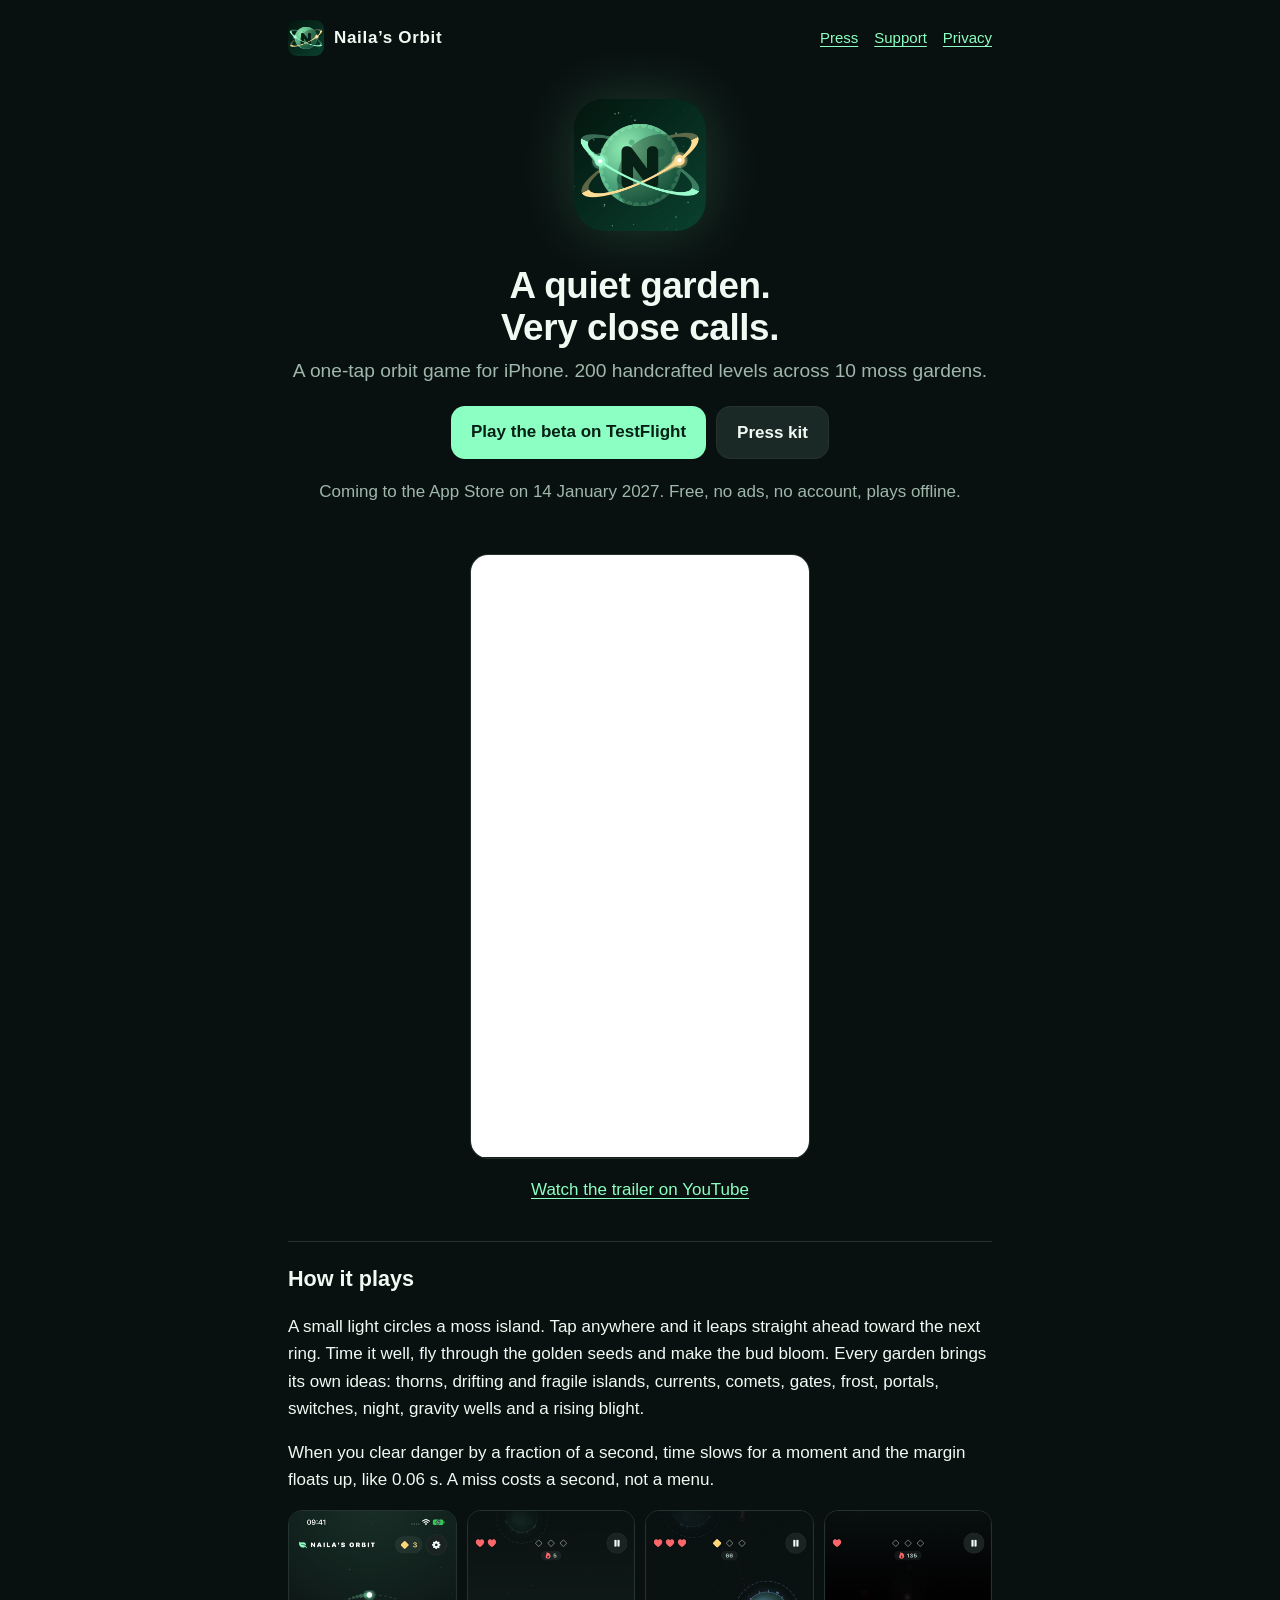
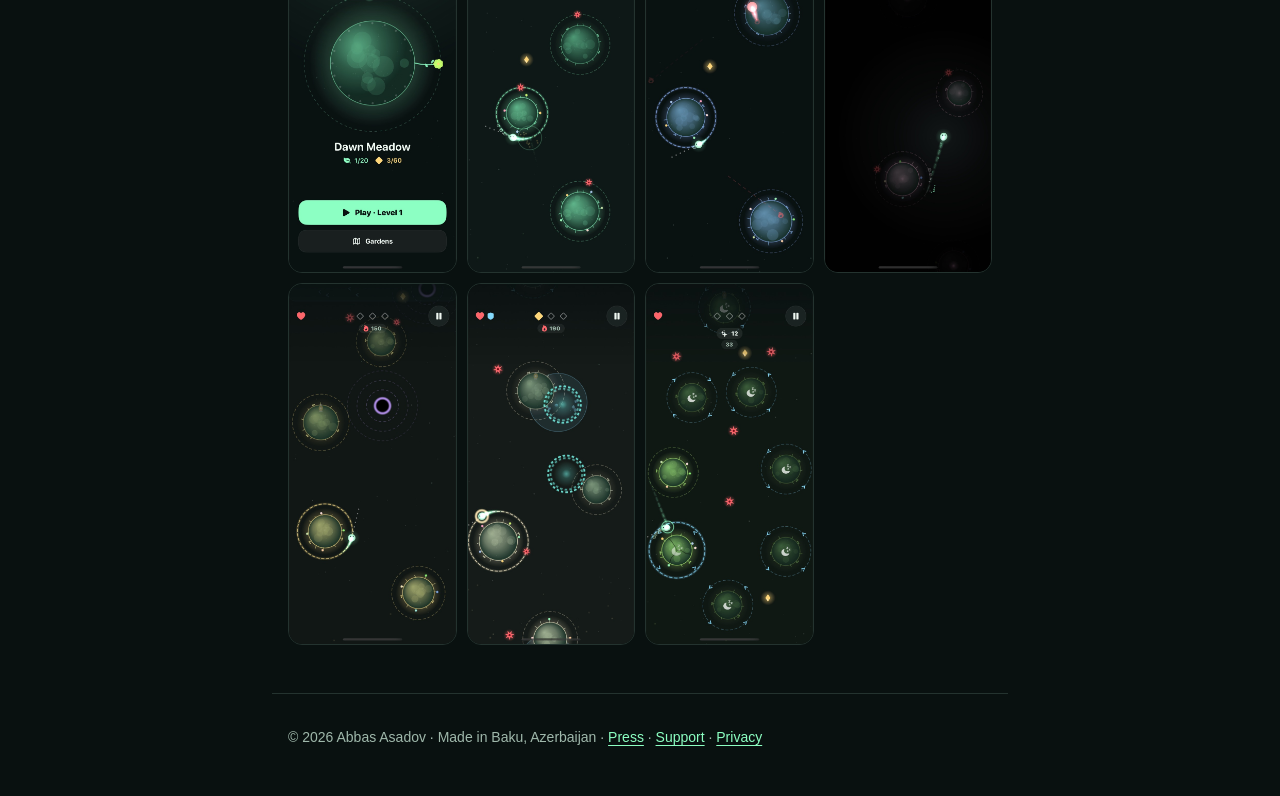
<file: index.html>
<!doctype html>
<html lang="en">
<head>
<meta charset="utf-8">
<meta name="viewport" content="width=device-width, initial-scale=1">
<title>Naila’s Orbit</title>
<meta name="description" content="A one-tap orbit game for iPhone: 200 handcrafted levels across 10 moss gardens. No ads, no account, plays offline.">
<meta property="og:title" content="Naila’s Orbit">
<meta property="og:description" content="A quiet garden. Very close calls. 200 handcrafted one-tap levels for iPhone.">
<meta property="og:image" content="icon.png">
<link rel="icon" href="icon.png">
<link rel="stylesheet" href="style.css">
</head>
<body>
<header class="site"><a class="brand" href="./"><img src="icon.png" alt="">Naila’s Orbit</a>
<nav><a href="press.html">Press</a><a href="support.html">Support</a><a href="privacy.html">Privacy</a></nav></header>
<main>
<section class="hero">
<img class="icon" src="icon.png" alt="Naila’s Orbit app icon: a moss planet with two golden and mint orbits">
<h1>A quiet garden.<br>Very close calls.</h1>
<p class="lead">A one-tap orbit game for iPhone. 200 handcrafted levels across 10 moss gardens.</p>
<div class="buttons">
<a class="button" href="https://testflight.apple.com/join/GVx8bNuR">Play the beta on TestFlight</a>
<a class="button secondary" href="press.html">Press kit</a>
</div>
<p class="muted">Coming to the App Store on 14 January 2027. Free, no ads, no account, plays offline.</p>
</section>
<div class="video"><iframe src="https://www.youtube-nocookie.com/embed/TOhbzZduHJQ" title="Naila’s Orbit gameplay trailer" allow="encrypted-media; picture-in-picture; fullscreen" allowfullscreen></iframe></div>
<p class="muted" style="text-align:center"><a href="https://youtube.com/shorts/TOhbzZduHJQ">Watch the trailer on YouTube</a></p>
<h2>How it plays</h2>
<p>A small light circles a moss island. Tap anywhere and it leaps straight ahead toward the next ring. Time it well, fly through the golden seeds and make the bud bloom. Every garden brings its own ideas: thorns, drifting and fragile islands, currents, comets, gates, frost, portals, switches, night, gravity wells and a rising blight.</p>
<p>When you clear danger by a fraction of a second, time slows for a moment and the margin floats up, like 0.06 s. A miss costs a second, not a menu.</p>
<div class="shots">
<a href="shot-0.jpg"><img src="shot-0.jpg" alt="Home: the moss planet of Dawn Meadow" loading="lazy"></a>
<a href="shot-1.jpg"><img src="shot-1.jpg" alt="Dawn Meadow: thorns and seeds of light" loading="lazy"></a>
<a href="shot-2.jpg"><img src="shot-2.jpg" alt="Storm Garden: comets" loading="lazy"></a>
<a href="shot-3.jpg"><img src="shot-3.jpg" alt="Night Bloom: only the light around you" loading="lazy"></a>
<a href="shot-4.jpg"><img src="shot-4.jpg" alt="Gravity Grove: wells pull your flight" loading="lazy"></a>
<a href="shot-5.jpg"><img src="shot-5.jpg" alt="Celestial Nexus: everything at once" loading="lazy"></a>
<a href="shot-6.jpg"><img src="shot-6.jpg" alt="Root Bridges" loading="lazy"></a>
</div>
</main>
<footer class="site">© 2026 Abbas Asadov · Made in Baku, Azerbaijan · <a href="press.html">Press</a> · <a href="support.html">Support</a> · <a href="privacy.html">Privacy</a></footer>
</body>
</html>
</file>
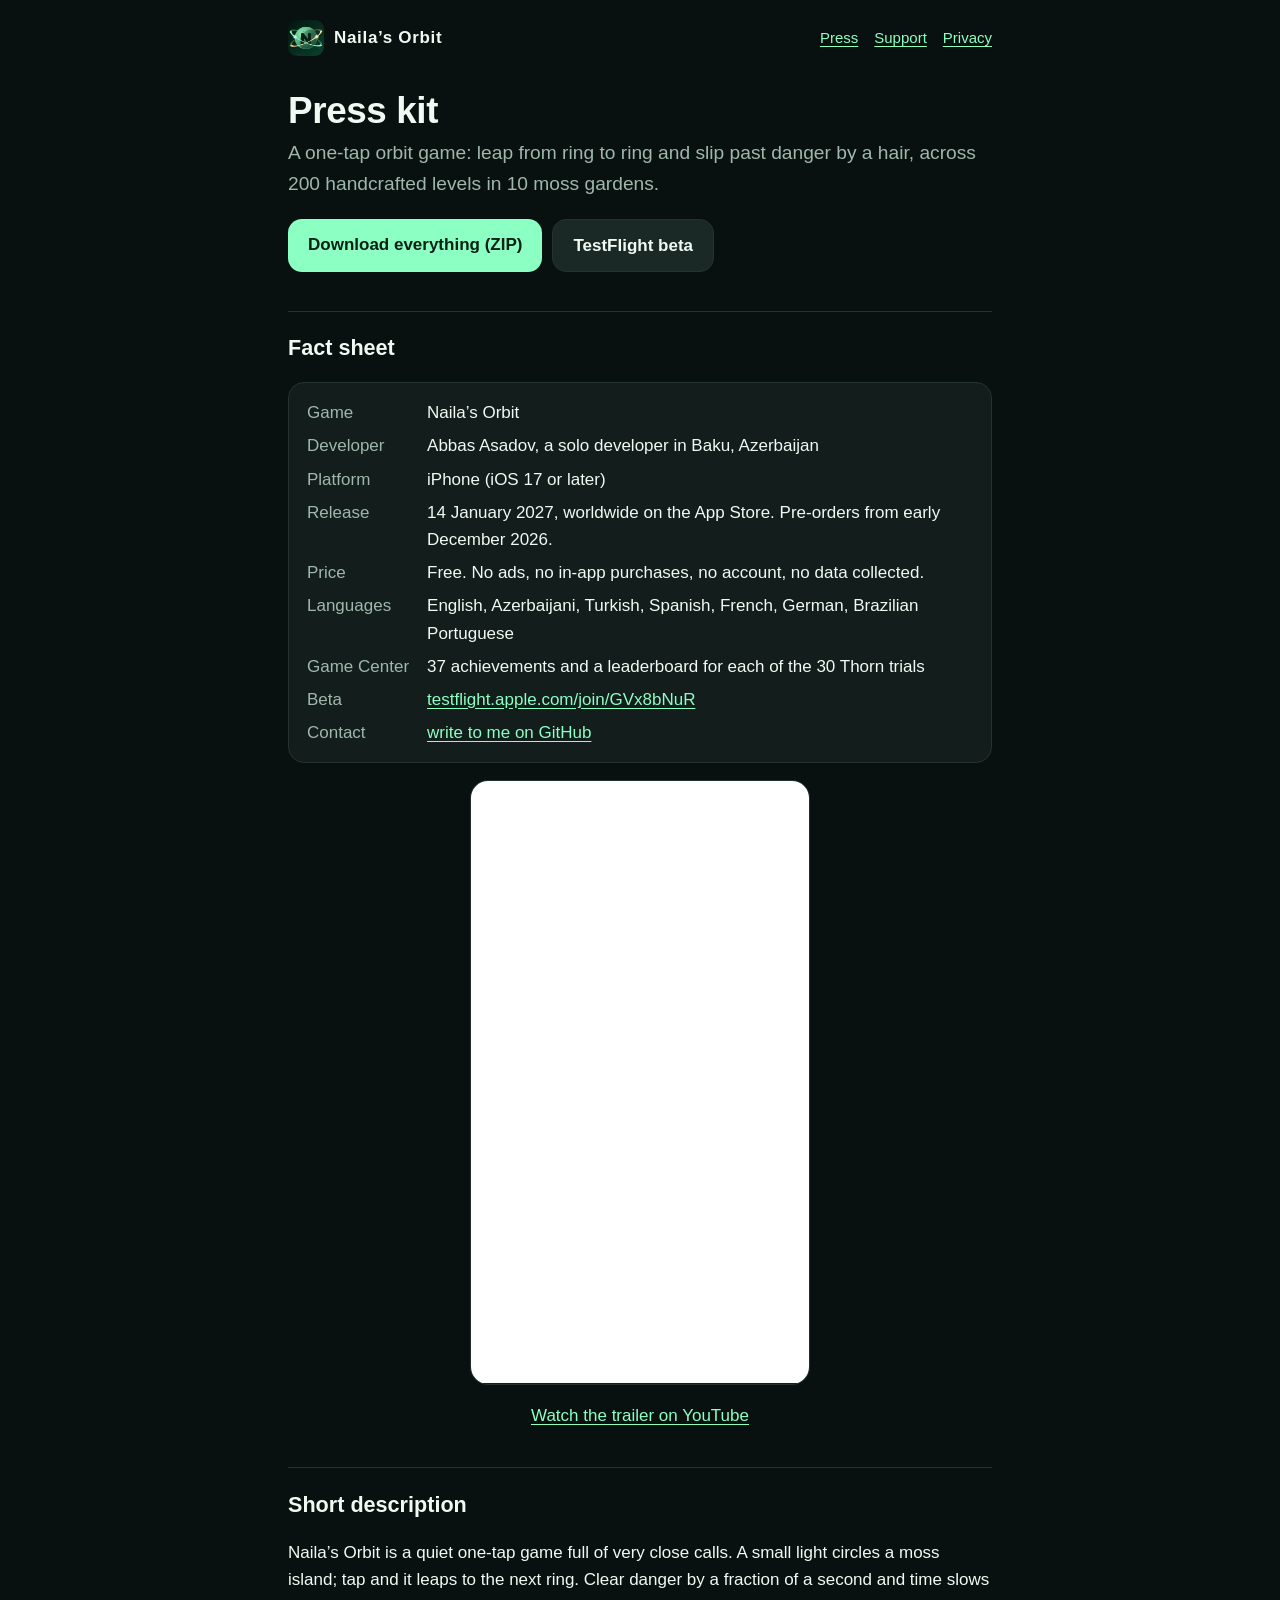
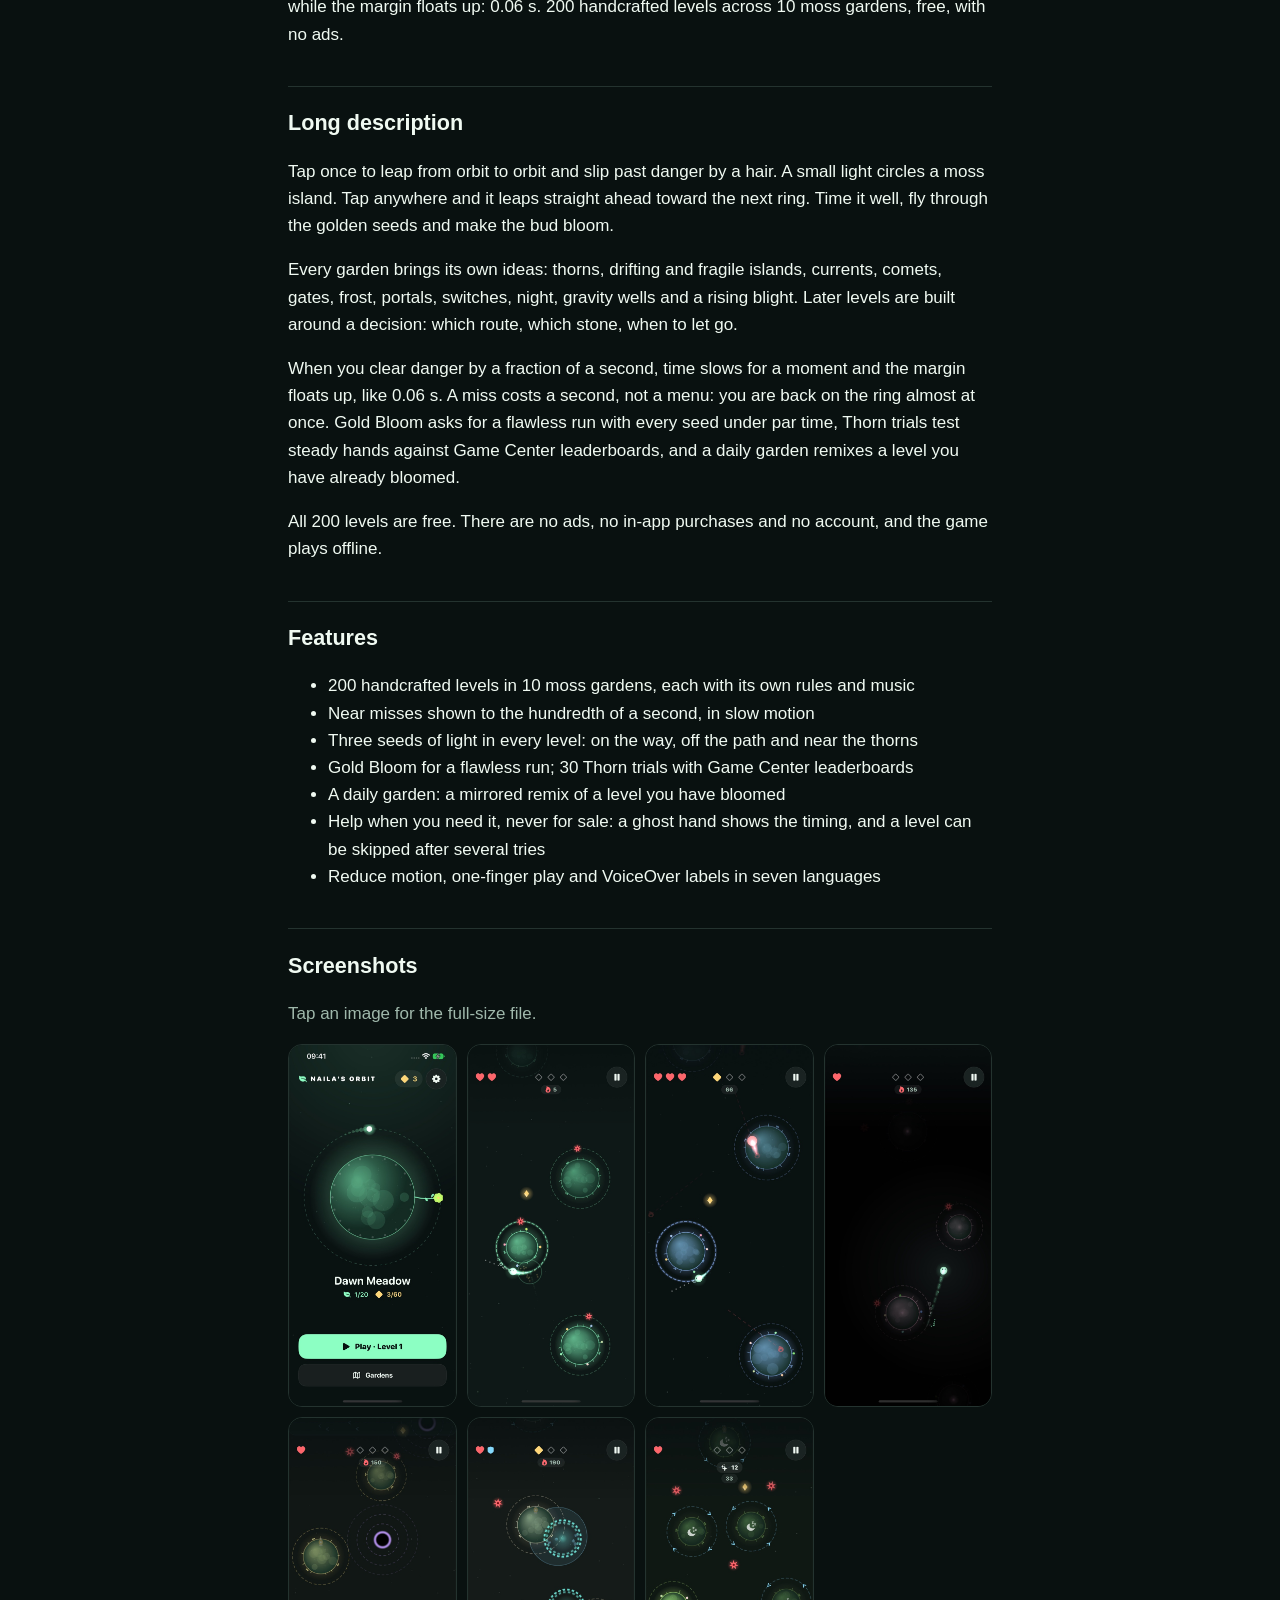
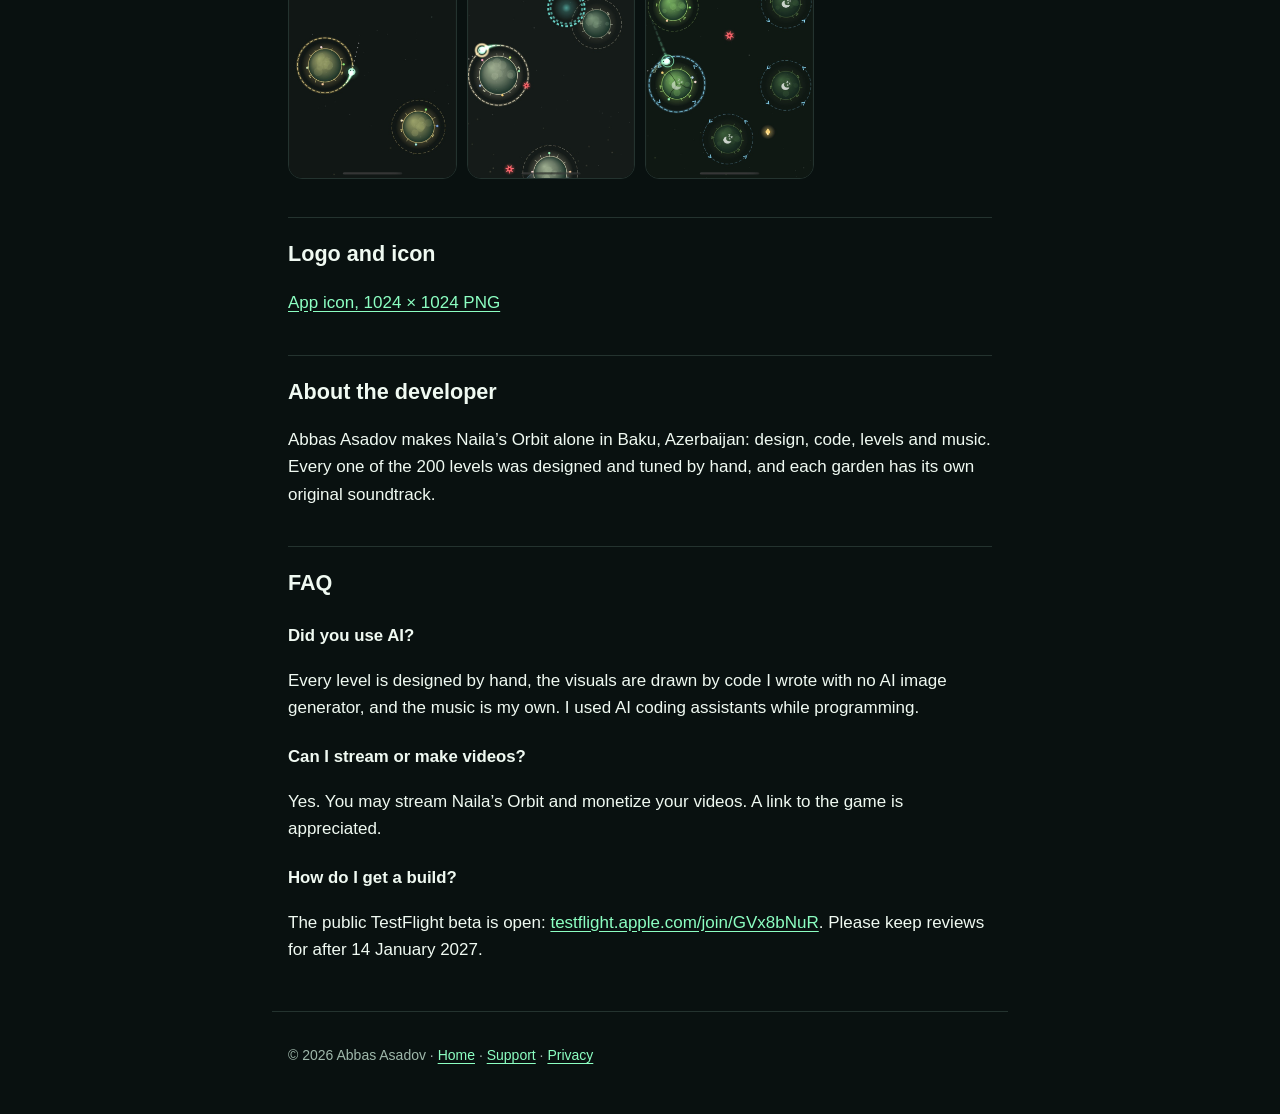
<file: press.html>
<!doctype html>
<html lang="en">
<head>
<meta charset="utf-8">
<meta name="viewport" content="width=device-width, initial-scale=1">
<title>Naila’s Orbit · Press kit</title>
<meta name="description" content="Press kit for Naila’s Orbit, a one-tap orbit game for iPhone by Abbas Asadov.">
<link rel="icon" href="icon.png">
<link rel="stylesheet" href="style.css">
</head>
<body>
<header class="site"><a class="brand" href="./"><img src="icon.png" alt="">Naila’s Orbit</a>
<nav><a href="press.html">Press</a><a href="support.html">Support</a><a href="privacy.html">Privacy</a></nav></header>
<main>
<h1>Press kit</h1>
<p class="lead">A one-tap orbit game: leap from ring to ring and slip past danger by a hair, across 200 handcrafted levels in 10 moss gardens.</p>
<div class="buttons" style="justify-content:flex-start">
<a class="button" href="naila-orbit-presskit.zip">Download everything (ZIP)</a>
<a class="button secondary" href="https://testflight.apple.com/join/GVx8bNuR">TestFlight beta</a>
</div>

<h2>Fact sheet</h2>
<dl class="facts">
<dt>Game</dt><dd>Naila’s Orbit</dd>
<dt>Developer</dt><dd>Abbas Asadov, a solo developer in Baku, Azerbaijan</dd>
<dt>Platform</dt><dd>iPhone (iOS 17 or later)</dd>
<dt>Release</dt><dd>14 January 2027, worldwide on the App Store. Pre-orders from early December 2026.</dd>
<dt>Price</dt><dd>Free. No ads, no in-app purchases, no account, no data collected.</dd>
<dt>Languages</dt><dd>English, Azerbaijani, Turkish, Spanish, French, German, Brazilian Portuguese</dd>
<dt>Game Center</dt><dd>37 achievements and a leaderboard for each of the 30 Thorn trials</dd>
<dt>Beta</dt><dd><a href="https://testflight.apple.com/join/GVx8bNuR">testflight.apple.com/join/GVx8bNuR</a></dd>
<dt>Contact</dt><dd><a href="https://github.com/abbasasadov1-coder/nailasorbit/issues">write to me on GitHub</a></dd>
</dl>

<div class="video"><iframe src="https://www.youtube-nocookie.com/embed/TOhbzZduHJQ" title="Naila’s Orbit gameplay trailer" allow="encrypted-media; picture-in-picture; fullscreen" allowfullscreen></iframe></div>
<p class="muted" style="text-align:center"><a href="https://youtube.com/shorts/TOhbzZduHJQ">Watch the trailer on YouTube</a></p>

<h2>Short description</h2>
<p>Naila’s Orbit is a quiet one-tap game full of very close calls. A small light circles a moss island; tap and it leaps to the next ring. Clear danger by a fraction of a second and time slows while the margin floats up: 0.06 s. 200 handcrafted levels across 10 moss gardens, free, with no ads.</p>

<h2>Long description</h2>
<p>Tap once to leap from orbit to orbit and slip past danger by a hair. A small light circles a moss island. Tap anywhere and it leaps straight ahead toward the next ring. Time it well, fly through the golden seeds and make the bud bloom.</p>
<p>Every garden brings its own ideas: thorns, drifting and fragile islands, currents, comets, gates, frost, portals, switches, night, gravity wells and a rising blight. Later levels are built around a decision: which route, which stone, when to let go.</p>
<p>When you clear danger by a fraction of a second, time slows for a moment and the margin floats up, like 0.06 s. A miss costs a second, not a menu: you are back on the ring almost at once. Gold Bloom asks for a flawless run with every seed under par time, Thorn trials test steady hands against Game Center leaderboards, and a daily garden remixes a level you have already bloomed.</p>
<p>All 200 levels are free. There are no ads, no in-app purchases and no account, and the game plays offline.</p>

<h2>Features</h2>
<ul>
<li>200 handcrafted levels in 10 moss gardens, each with its own rules and music</li>
<li>Near misses shown to the hundredth of a second, in slow motion</li>
<li>Three seeds of light in every level: on the way, off the path and near the thorns</li>
<li>Gold Bloom for a flawless run; 30 Thorn trials with Game Center leaderboards</li>
<li>A daily garden: a mirrored remix of a level you have bloomed</li>
<li>Help when you need it, never for sale: a ghost hand shows the timing, and a level can be skipped after several tries</li>
<li>Reduce motion, one-finger play and VoiceOver labels in seven languages</li>
</ul>

<h2>Screenshots</h2>
<p class="muted">Tap an image for the full-size file.</p>
<div class="shots">
<a href="shot-0.jpg"><img src="shot-0.jpg" alt="Home: the moss planet of Dawn Meadow" loading="lazy"></a>
<a href="shot-1.jpg"><img src="shot-1.jpg" alt="Dawn Meadow: thorns and seeds of light" loading="lazy"></a>
<a href="shot-2.jpg"><img src="shot-2.jpg" alt="Storm Garden: comets" loading="lazy"></a>
<a href="shot-3.jpg"><img src="shot-3.jpg" alt="Night Bloom: only the light around you" loading="lazy"></a>
<a href="shot-4.jpg"><img src="shot-4.jpg" alt="Gravity Grove: wells pull your flight" loading="lazy"></a>
<a href="shot-5.jpg"><img src="shot-5.jpg" alt="Celestial Nexus: everything at once" loading="lazy"></a>
<a href="shot-6.jpg"><img src="shot-6.jpg" alt="Root Bridges" loading="lazy"></a>
</div>

<h2>Logo and icon</h2>
<p><a href="icon.png">App icon, 1024 × 1024 PNG</a></p>

<h2>About the developer</h2>
<p>Abbas Asadov makes Naila’s Orbit alone in Baku, Azerbaijan: design, code, levels and music. Every one of the 200 levels was designed and tuned by hand, and each garden has its own original soundtrack.</p>

<h2>FAQ</h2>
<h3>Did you use AI?</h3>
<p>Every level is designed by hand, the visuals are drawn by code I wrote with no AI image generator, and the music is my own. I used AI coding assistants while programming.</p>
<h3>Can I stream or make videos?</h3>
<p>Yes. You may stream Naila’s Orbit and monetize your videos. A link to the game is appreciated.</p>
<h3>How do I get a build?</h3>
<p>The public TestFlight beta is open: <a href="https://testflight.apple.com/join/GVx8bNuR">testflight.apple.com/join/GVx8bNuR</a>. Please keep reviews for after 14 January 2027.</p>
</main>
<footer class="site">© 2026 Abbas Asadov · <a href="./">Home</a> · <a href="support.html">Support</a> · <a href="privacy.html">Privacy</a></footer>
</body>
</html>
</file>
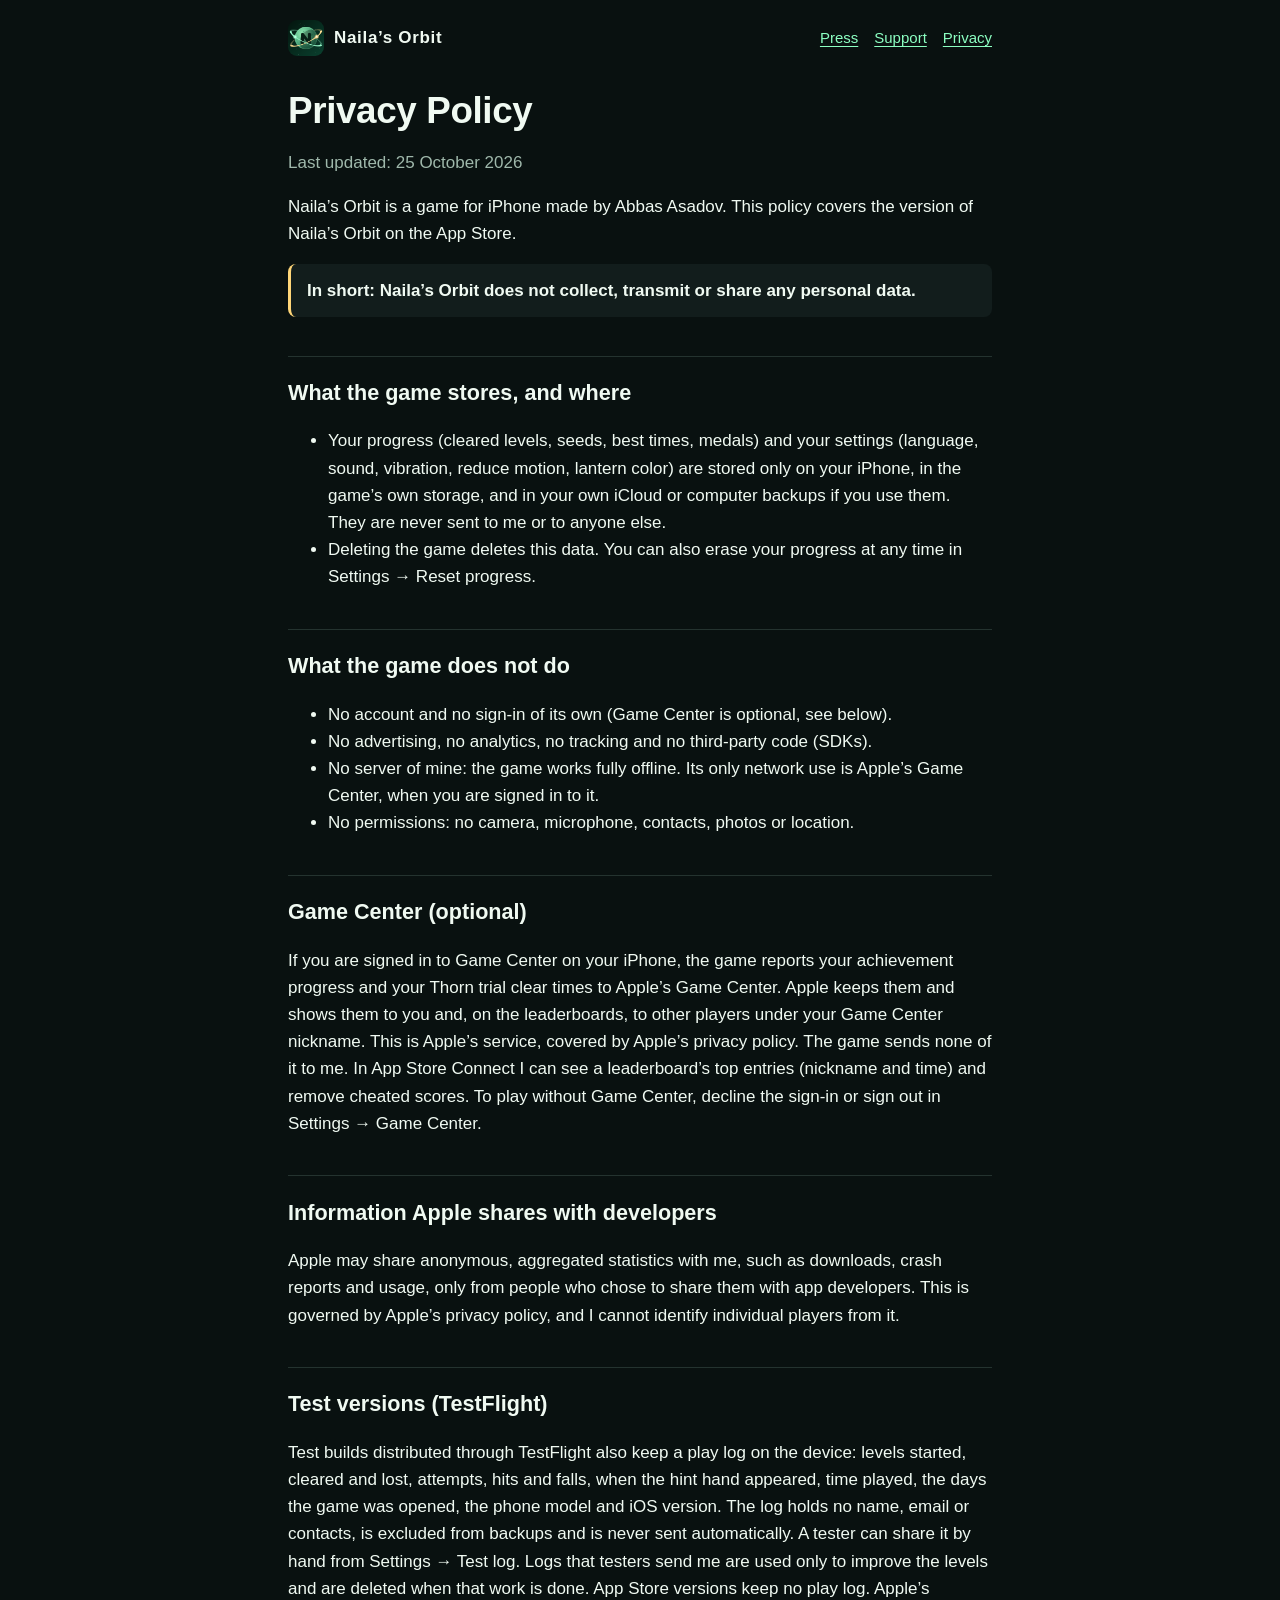
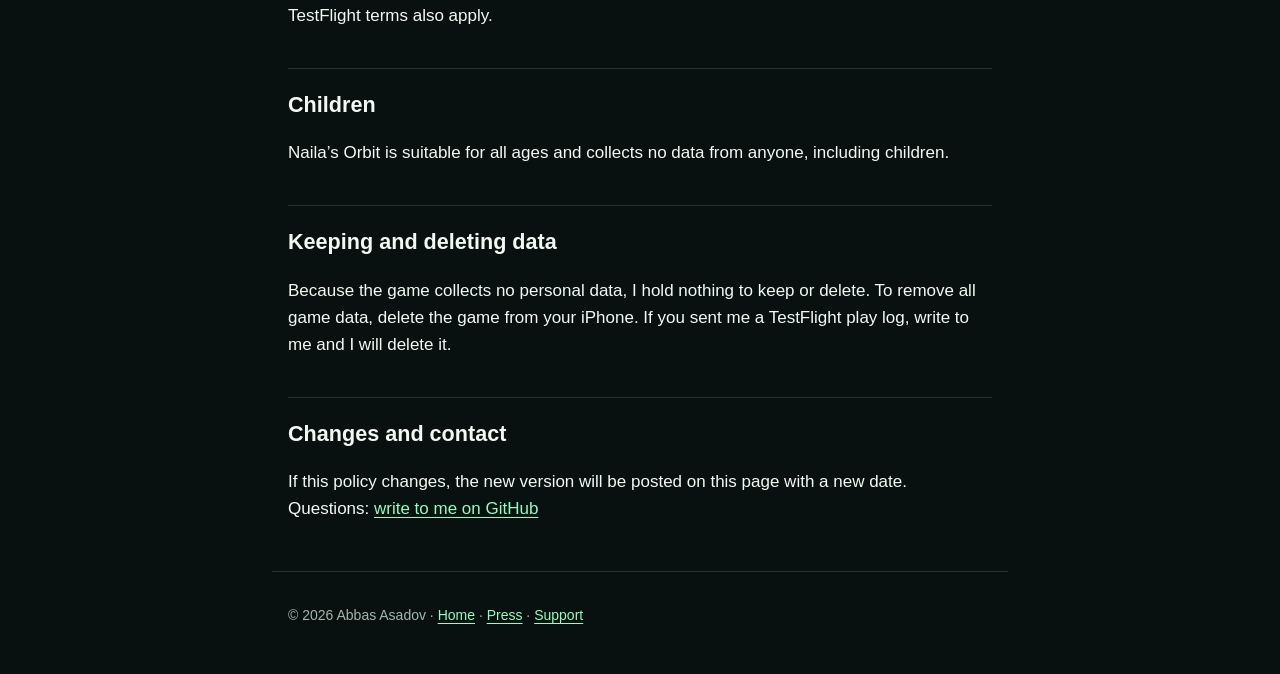
<file: privacy.html>
<!doctype html>
<html lang="en">
<head>
<meta charset="utf-8">
<meta name="viewport" content="width=device-width, initial-scale=1">
<title>Naila’s Orbit · Privacy Policy</title>
<link rel="icon" href="icon.png">
<link rel="stylesheet" href="style.css">
</head>
<body>
<header class="site"><a class="brand" href="./"><img src="icon.png" alt="">Naila’s Orbit</a>
<nav><a href="press.html">Press</a><a href="support.html">Support</a><a href="privacy.html">Privacy</a></nav></header>
<main>
<h1>Privacy Policy</h1>
<p class="muted">Last updated: 25 October 2026</p>
<p>Naila’s Orbit is a game for iPhone made by Abbas Asadov. This policy covers the version of Naila’s Orbit on the App Store.</p>
<blockquote><strong>In short: Naila’s Orbit does not collect, transmit or share any personal data.</strong></blockquote>

<h2>What the game stores, and where</h2>
<ul>
<li>Your progress (cleared levels, seeds, best times, medals) and your settings (language, sound, vibration, reduce motion, lantern color) are stored only on your iPhone, in the game’s own storage, and in your own iCloud or computer backups if you use them. They are never sent to me or to anyone else.</li>
<li>Deleting the game deletes this data. You can also erase your progress at any time in Settings → Reset progress.</li>
</ul>

<h2>What the game does not do</h2>
<ul>
<li>No account and no sign-in of its own (Game Center is optional, see below).</li>
<li>No advertising, no analytics, no tracking and no third-party code (SDKs).</li>
<li>No server of mine: the game works fully offline. Its only network use is Apple’s Game Center, when you are signed in to it.</li>
<li>No permissions: no camera, microphone, contacts, photos or location.</li>
</ul>

<h2>Game Center (optional)</h2>
<p>If you are signed in to Game Center on your iPhone, the game reports your achievement progress and your Thorn trial clear times to Apple’s Game Center. Apple keeps them and shows them to you and, on the leaderboards, to other players under your Game Center nickname. This is Apple’s service, covered by Apple’s privacy policy. The game sends none of it to me. In App Store Connect I can see a leaderboard’s top entries (nickname and time) and remove cheated scores. To play without Game Center, decline the sign-in or sign out in Settings → Game Center.</p>

<h2>Information Apple shares with developers</h2>
<p>Apple may share anonymous, aggregated statistics with me, such as downloads, crash reports and usage, only from people who chose to share them with app developers. This is governed by Apple’s privacy policy, and I cannot identify individual players from it.</p>

<h2>Test versions (TestFlight)</h2>
<p>Test builds distributed through TestFlight also keep a play log on the device: levels started, cleared and lost, attempts, hits and falls, when the hint hand appeared, time played, the days the game was opened, the phone model and iOS version. The log holds no name, email or contacts, is excluded from backups and is never sent automatically. A tester can share it by hand from Settings → Test log. Logs that testers send me are used only to improve the levels and are deleted when that work is done. App Store versions keep no play log. Apple’s TestFlight terms also apply.</p>

<h2>Children</h2>
<p>Naila’s Orbit is suitable for all ages and collects no data from anyone, including children.</p>

<h2>Keeping and deleting data</h2>
<p>Because the game collects no personal data, I hold nothing to keep or delete. To remove all game data, delete the game from your iPhone. If you sent me a TestFlight play log, write to me and I will delete it.</p>

<h2>Changes and contact</h2>
<p>If this policy changes, the new version will be posted on this page with a new date. Questions: <a href="https://github.com/abbasasadov1-coder/nailasorbit/issues">write to me on GitHub</a></p>
</main>
<footer class="site">© 2026 Abbas Asadov · <a href="./">Home</a> · <a href="press.html">Press</a> · <a href="support.html">Support</a></footer>
</body>
</html>
</file>
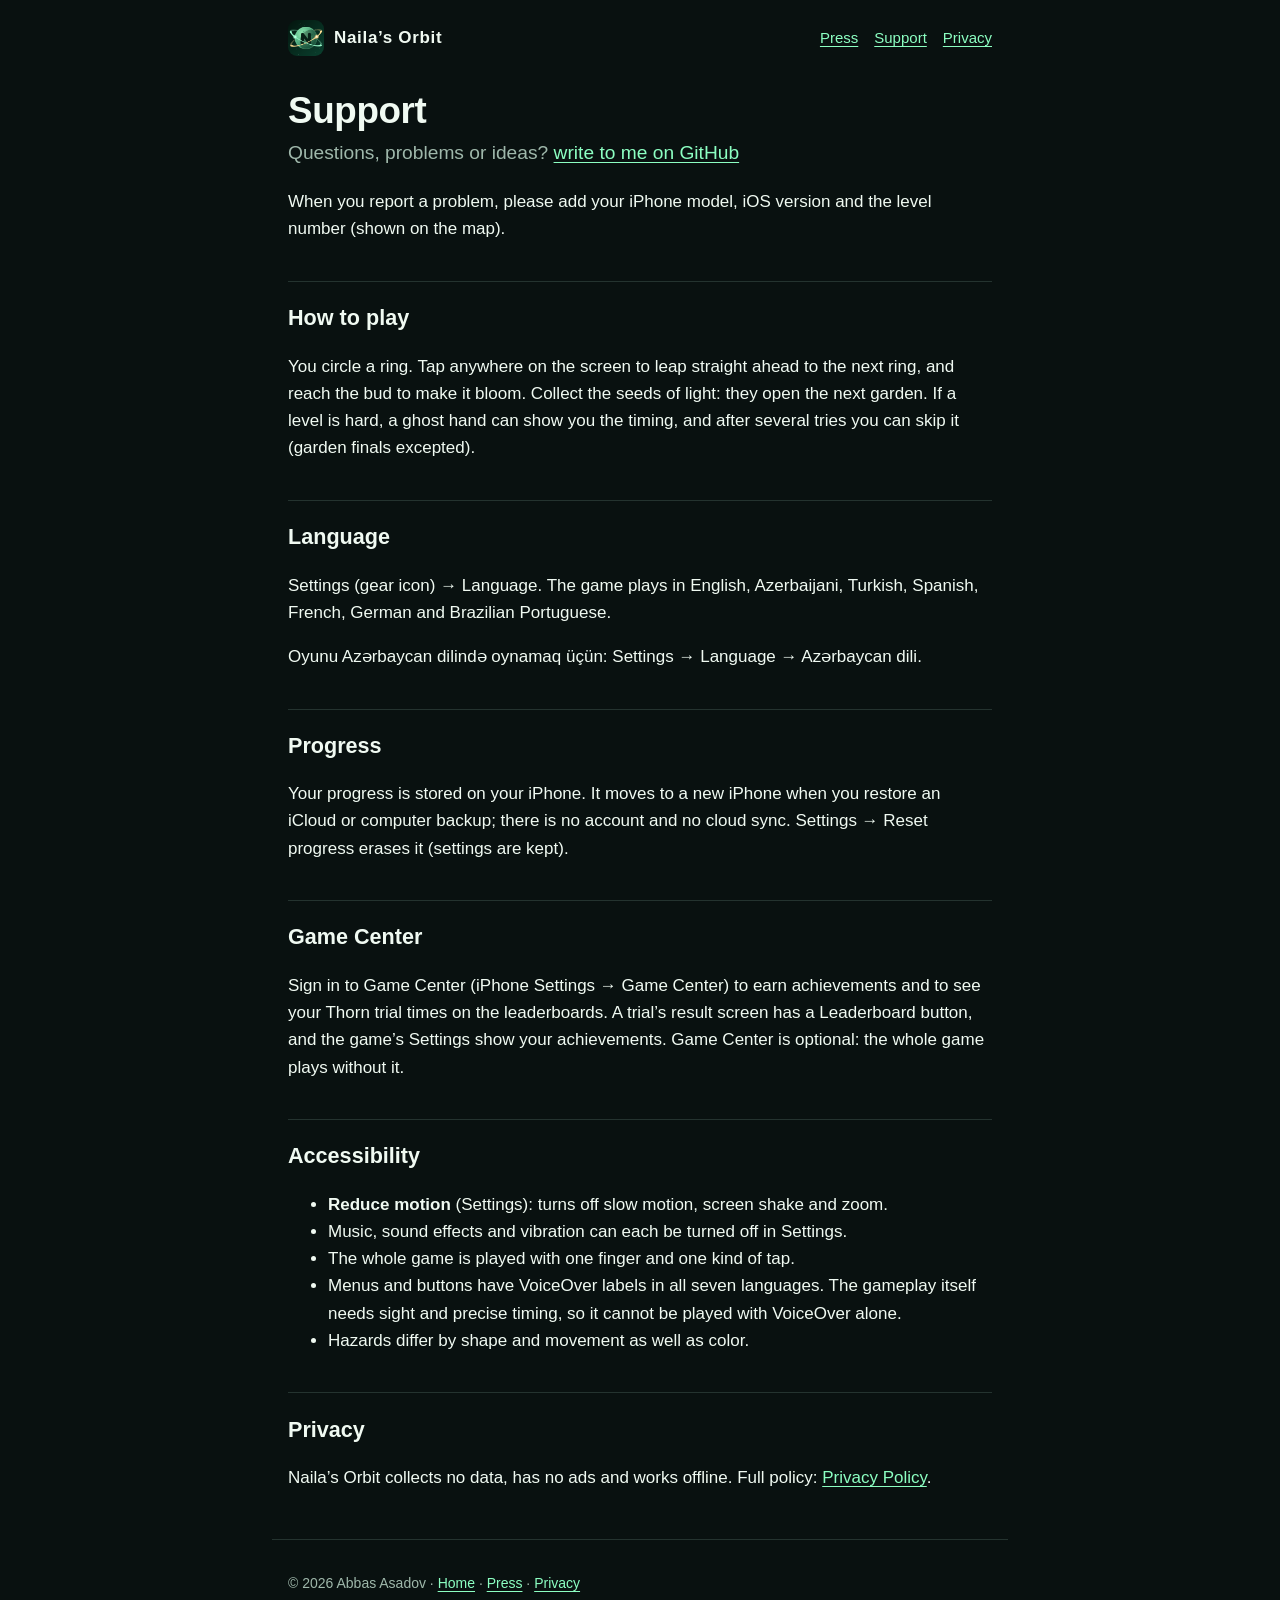
<file: support.html>
<!doctype html>
<html lang="en">
<head>
<meta charset="utf-8">
<meta name="viewport" content="width=device-width, initial-scale=1">
<title>Naila’s Orbit · Support</title>
<link rel="icon" href="icon.png">
<link rel="stylesheet" href="style.css">
</head>
<body>
<header class="site"><a class="brand" href="./"><img src="icon.png" alt="">Naila’s Orbit</a>
<nav><a href="press.html">Press</a><a href="support.html">Support</a><a href="privacy.html">Privacy</a></nav></header>
<main>
<h1>Support</h1>
<p class="lead">Questions, problems or ideas? <a href="https://github.com/abbasasadov1-coder/nailasorbit/issues">write to me on GitHub</a></p>
<p>When you report a problem, please add your iPhone model, iOS version and the level number (shown on the map).</p>

<h2>How to play</h2>
<p>You circle a ring. Tap anywhere on the screen to leap straight ahead to the next ring, and reach the bud to make it bloom. Collect the seeds of light: they open the next garden. If a level is hard, a ghost hand can show you the timing, and after several tries you can skip it (garden finals excepted).</p>

<h2>Language</h2>
<p>Settings (gear icon) → Language. The game plays in English, Azerbaijani, Turkish, Spanish, French, German and Brazilian Portuguese.</p>
<p lang="az">Oyunu Azərbaycan dilində oynamaq üçün: Settings → Language → Azərbaycan dili.</p>

<h2>Progress</h2>
<p>Your progress is stored on your iPhone. It moves to a new iPhone when you restore an iCloud or computer backup; there is no account and no cloud sync. Settings → Reset progress erases it (settings are kept).</p>

<h2>Game Center</h2>
<p>Sign in to Game Center (iPhone Settings → Game Center) to earn achievements and to see your Thorn trial times on the leaderboards. A trial’s result screen has a Leaderboard button, and the game’s Settings show your achievements. Game Center is optional: the whole game plays without it.</p>

<h2 id="accessibility">Accessibility</h2>
<ul>
<li><strong>Reduce motion</strong> (Settings): turns off slow motion, screen shake and zoom.</li>
<li>Music, sound effects and vibration can each be turned off in Settings.</li>
<li>The whole game is played with one finger and one kind of tap.</li>
<li>Menus and buttons have VoiceOver labels in all seven languages. The gameplay itself needs sight and precise timing, so it cannot be played with VoiceOver alone.</li>
<li>Hazards differ by shape and movement as well as color.</li>
</ul>

<h2>Privacy</h2>
<p>Naila’s Orbit collects no data, has no ads and works offline. Full policy: <a href="privacy.html">Privacy Policy</a>.</p>
</main>
<footer class="site">© 2026 Abbas Asadov · <a href="./">Home</a> · <a href="press.html">Press</a> · <a href="privacy.html">Privacy</a></footer>
</body>
</html>
</file>
<file: style.css>
:root {
  --bg: #091110; --surface: #121d1c; --surface-high: #1a2826; --text: #f0faf2; --muted: #9fb8ab;
  --mint: #8cffc2; --gold: #ffd678; --line: #24332f; --max: 46rem;
}
* { box-sizing: border-box; }
html { background: var(--bg); color-scheme: dark; }
body { margin: 0; background: var(--bg); color: var(--text); font: 17px/1.6 -apple-system, BlinkMacSystemFont, "SF Pro Text", "Segoe UI", Roboto, sans-serif; -webkit-text-size-adjust: 100%; }
main, header.site, footer.site { max-width: var(--max); margin: 0 auto; padding: 0 16px; }
header.site { display: flex; align-items: center; gap: 12px; padding-top: 20px; padding-bottom: 8px; }
header.site a.brand { display: flex; align-items: center; gap: 10px; color: var(--text); text-decoration: none; font-weight: 700; letter-spacing: .04em; }
header.site img { width: 36px; height: 36px; border-radius: 9px; }
header.site nav { margin-left: auto; display: flex; gap: 16px; font-size: 15px; }
a { color: var(--mint); text-underline-offset: 3px; }
h1 { font-size: 2.3rem; line-height: 1.15; margin: 1.6rem 0 .4rem; letter-spacing: -.01em; }
h2 { font-size: 1.35rem; margin: 2.4rem 0 .6rem; padding-top: 1.2rem; border-top: 1px solid var(--line); }
h3 { font-size: 1.05rem; margin: 1.4rem 0 .3rem; }
p, li { color: var(--text); }
.muted { color: var(--muted); }
.lead { font-size: 1.2rem; color: var(--muted); margin-top: 0; }
.hero { text-align: center; padding: 2.2rem 0 1rem; }
.hero img.icon { width: 132px; height: 132px; border-radius: 30px; box-shadow: 0 0 60px rgba(140,255,194,.18); }
.buttons { display: flex; flex-wrap: wrap; gap: 10px; justify-content: center; margin: 1.2rem 0; }
.button { display: inline-block; padding: 12px 20px; border-radius: 14px; background: var(--mint); color: #062015; font-weight: 700; text-decoration: none; }
.button.secondary { background: var(--surface-high); color: var(--text); border: 1px solid var(--line); }
.facts { display: grid; grid-template-columns: max-content 1fr; gap: 6px 18px; background: var(--surface); border: 1px solid var(--line); border-radius: 16px; padding: 16px 18px; }
.facts dt { color: var(--muted); }
.facts dd { margin: 0; }
.shots { display: grid; grid-template-columns: repeat(auto-fill, minmax(140px, 1fr)); gap: 10px; }
.shots a img { width: 100%; border-radius: 14px; border: 1px solid var(--line); display: block; }
.video { position: relative; aspect-ratio: 9 / 16; max-width: 340px; margin: 1rem auto; border-radius: 18px; overflow: hidden; background: var(--surface); border: 1px solid var(--line); }
.video iframe { position: absolute; inset: 0; width: 100%; height: 100%; border: 0; }
blockquote { margin: 1rem 0; padding: .8rem 1rem; background: var(--surface); border-left: 3px solid var(--gold); border-radius: 8px; }
footer.site { padding-top: 2rem; padding-bottom: 3rem; color: var(--muted); font-size: 14px; border-top: 1px solid var(--line); margin-top: 3rem; }
@media (max-width: 520px) { h1 { font-size: 1.9rem; } .facts { grid-template-columns: 1fr; } .facts dt { margin-top: 6px; } header.site nav { gap: 12px; font-size: 14px; } }
</file>
